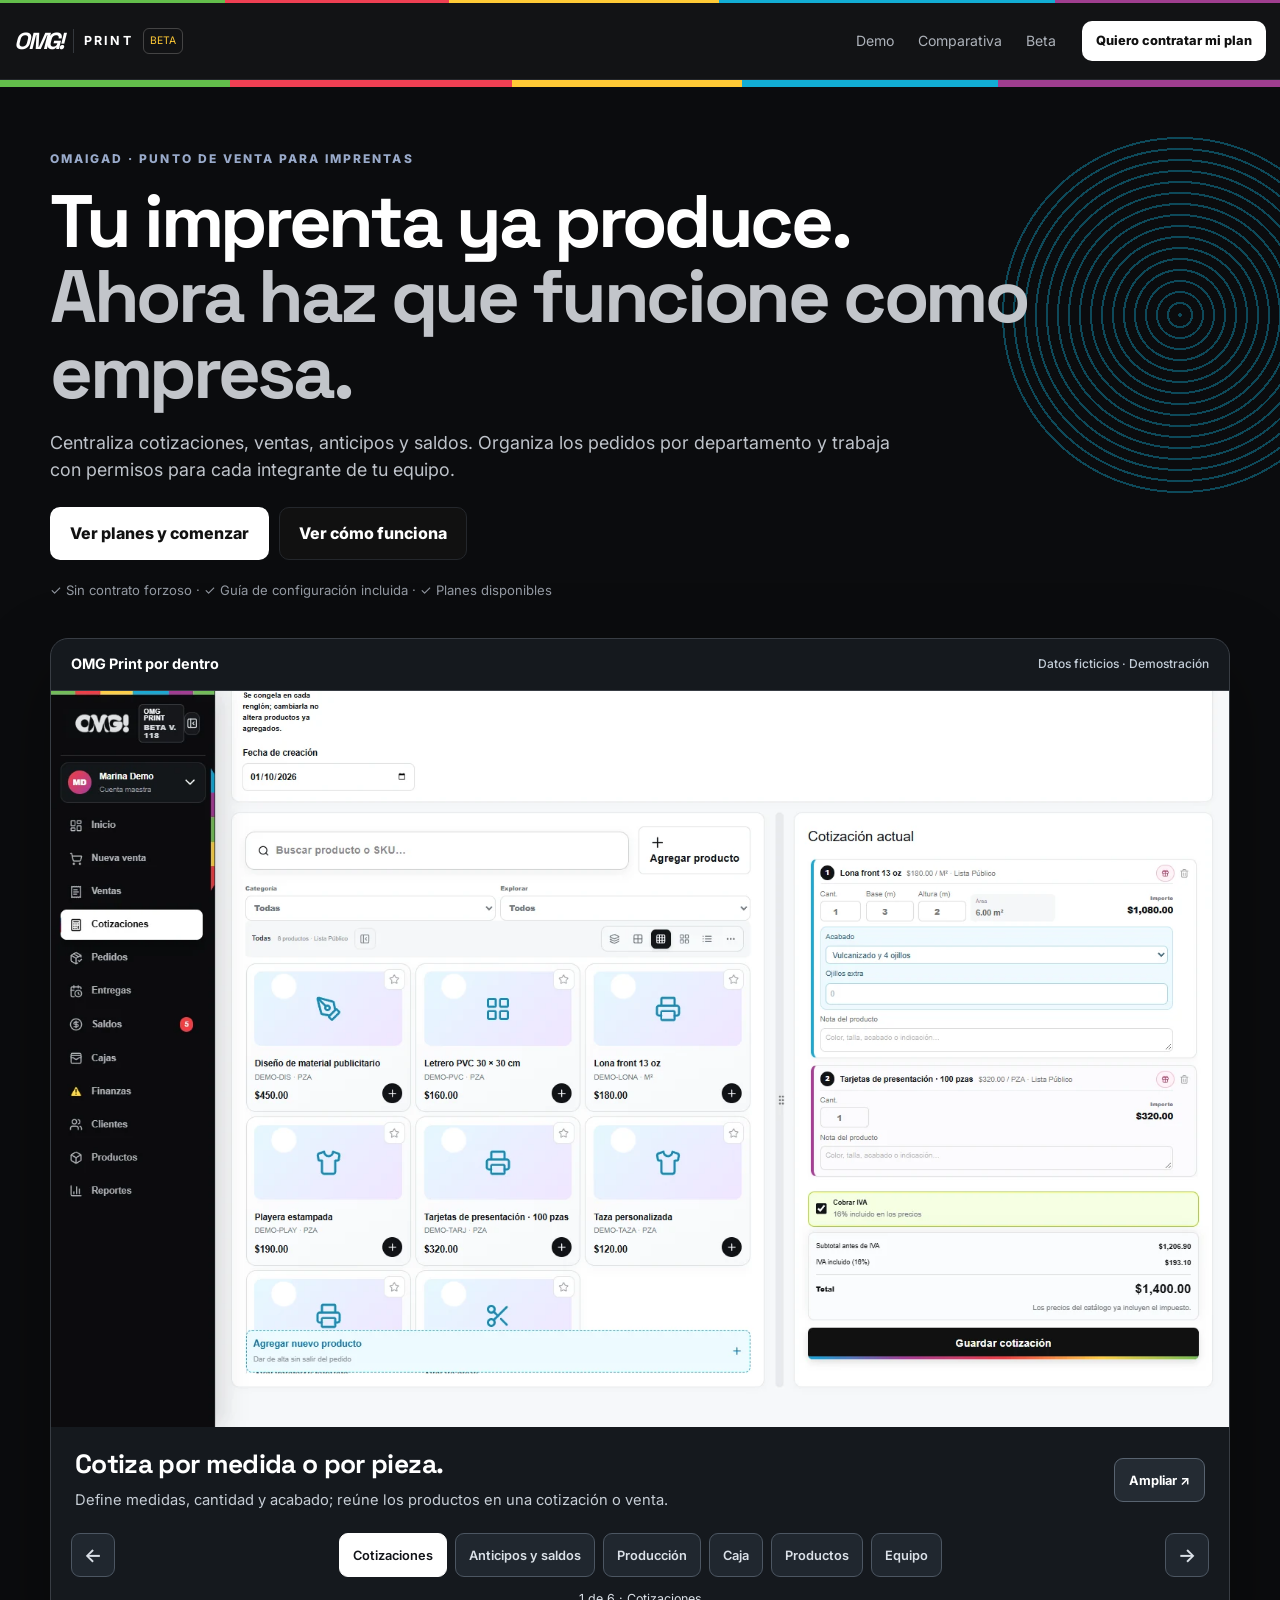
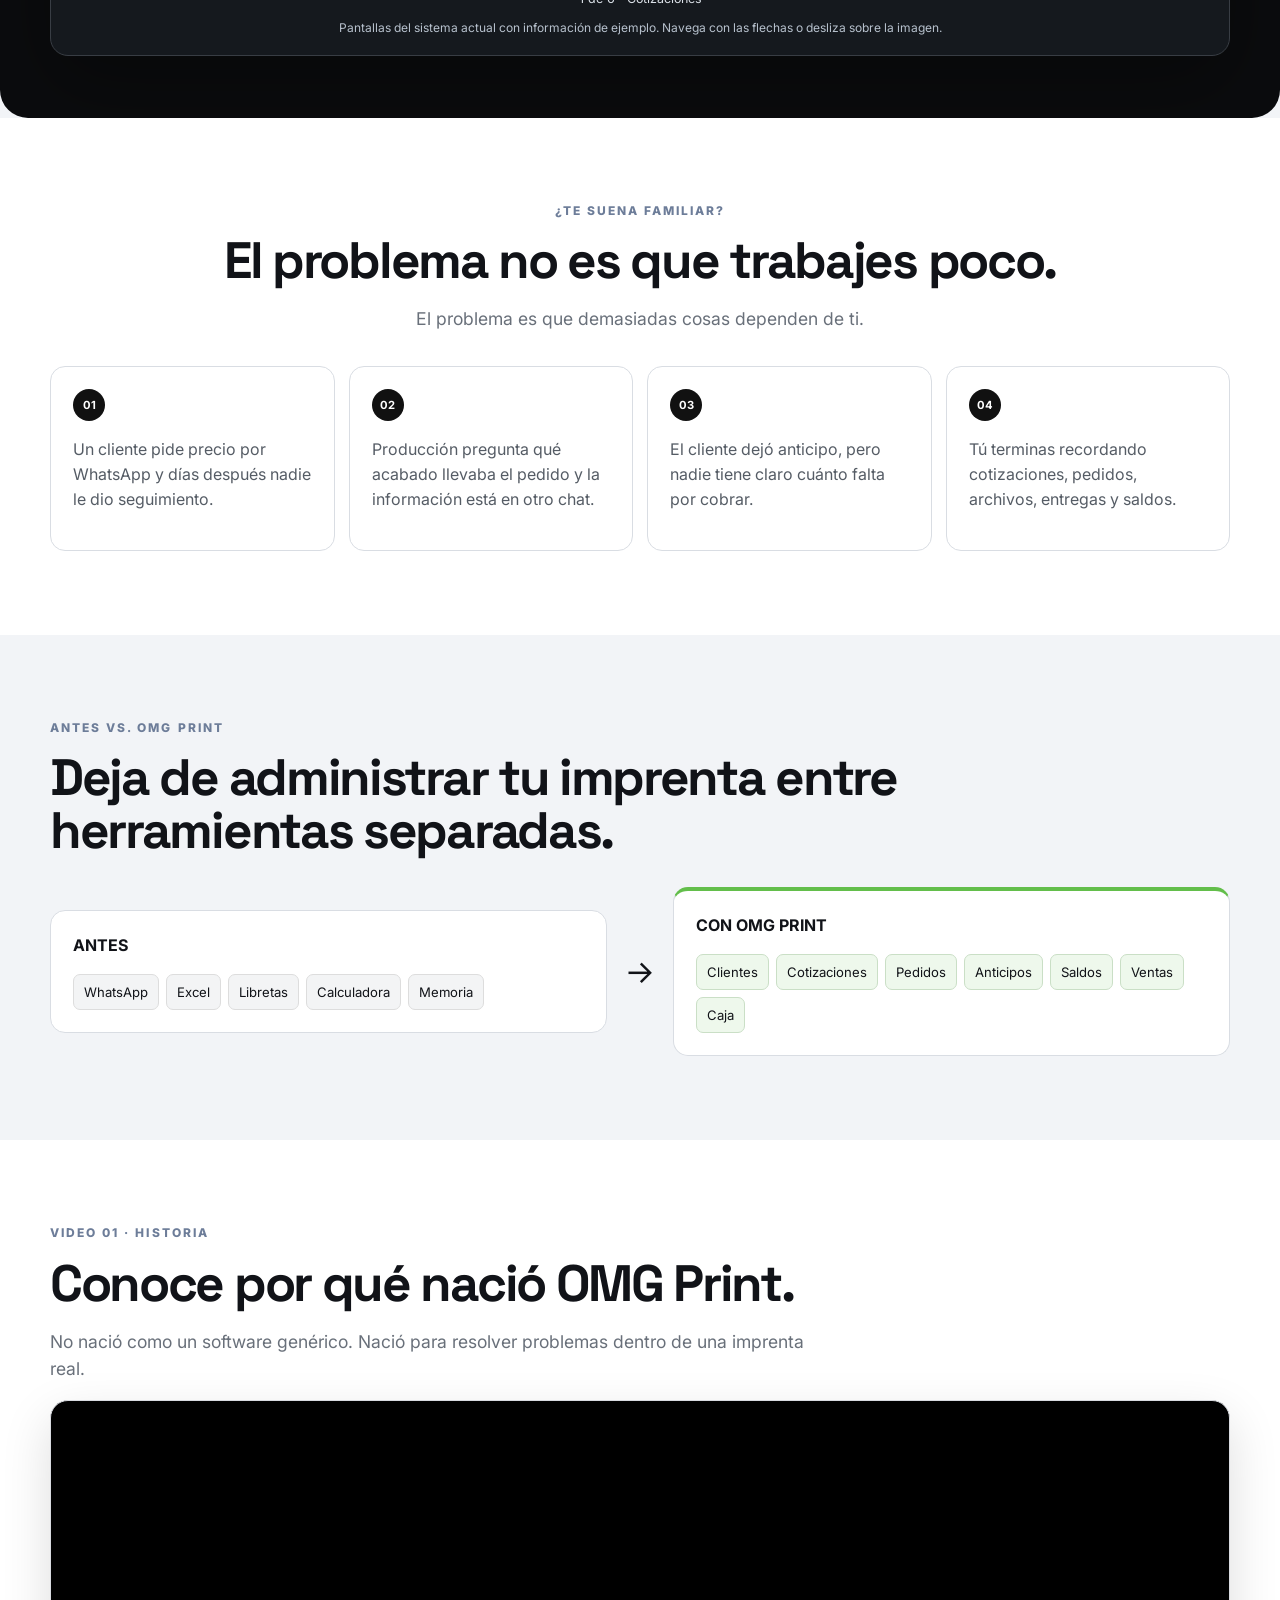
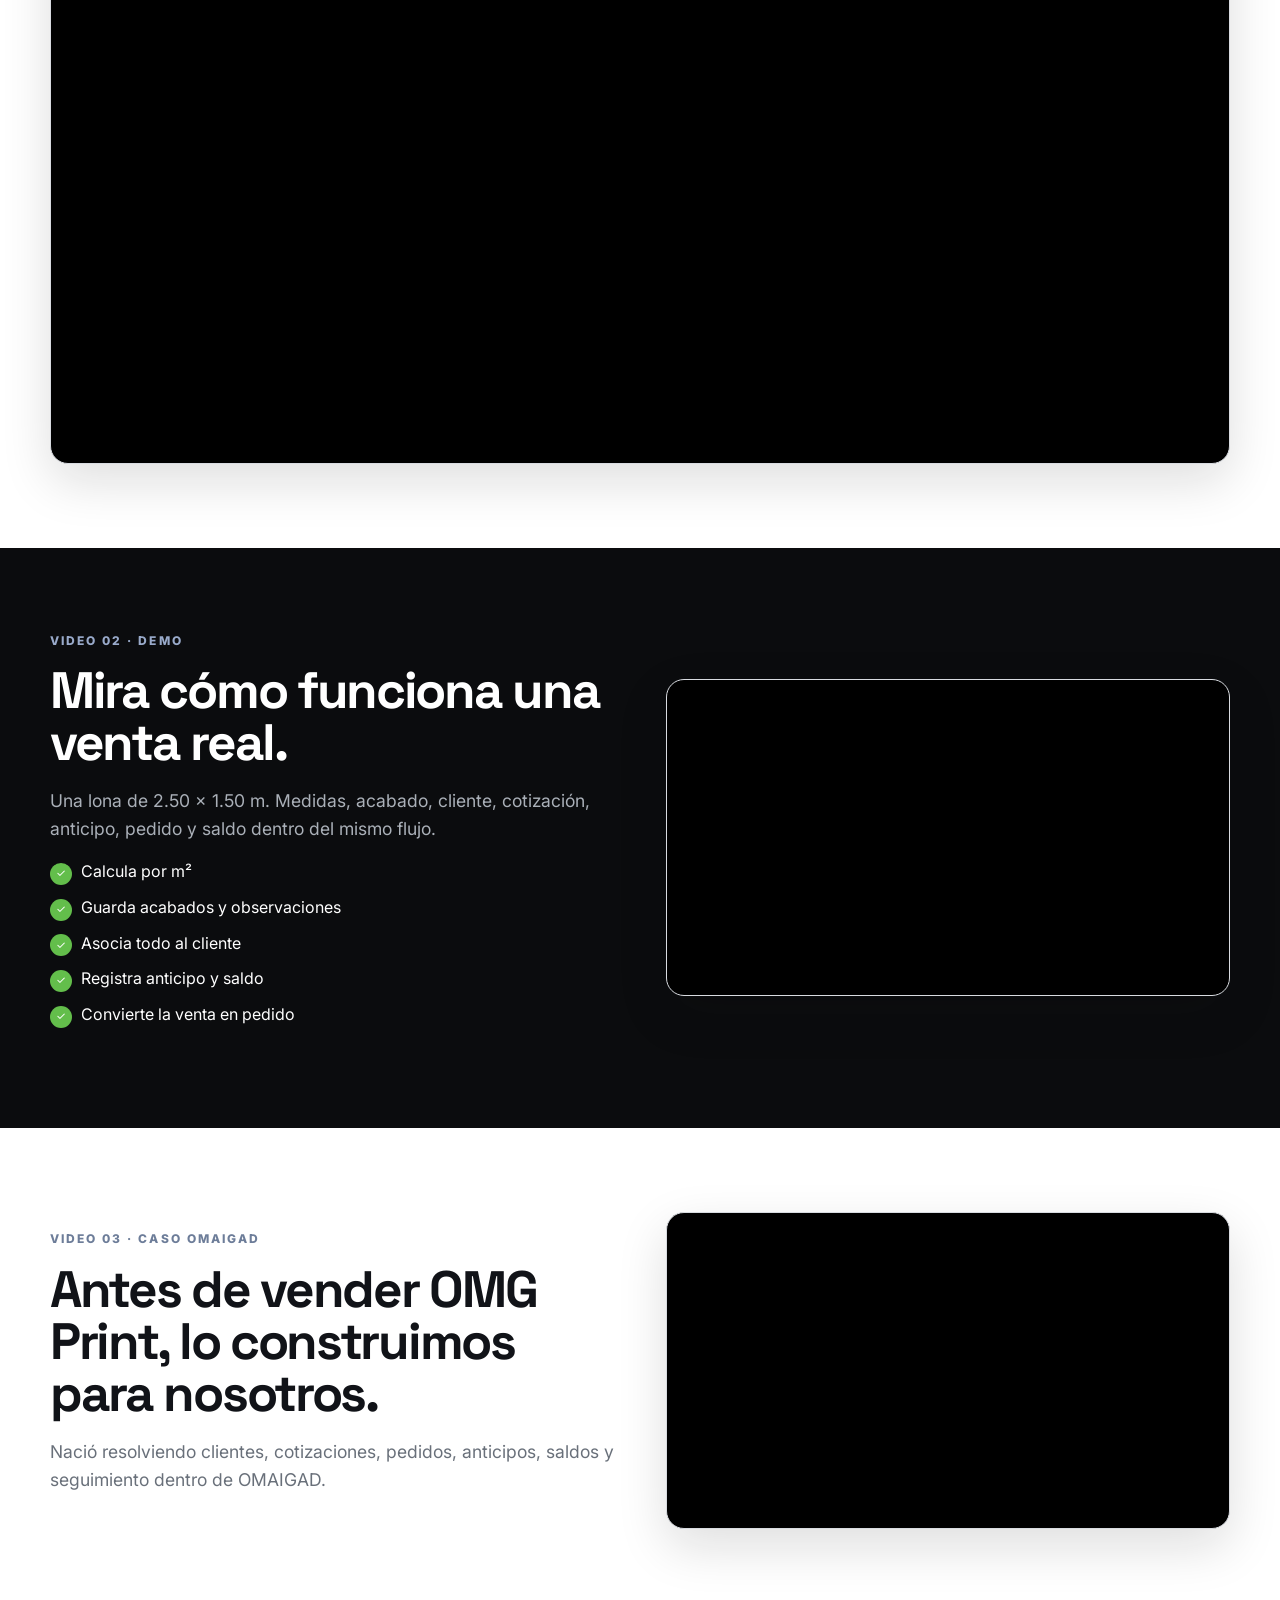
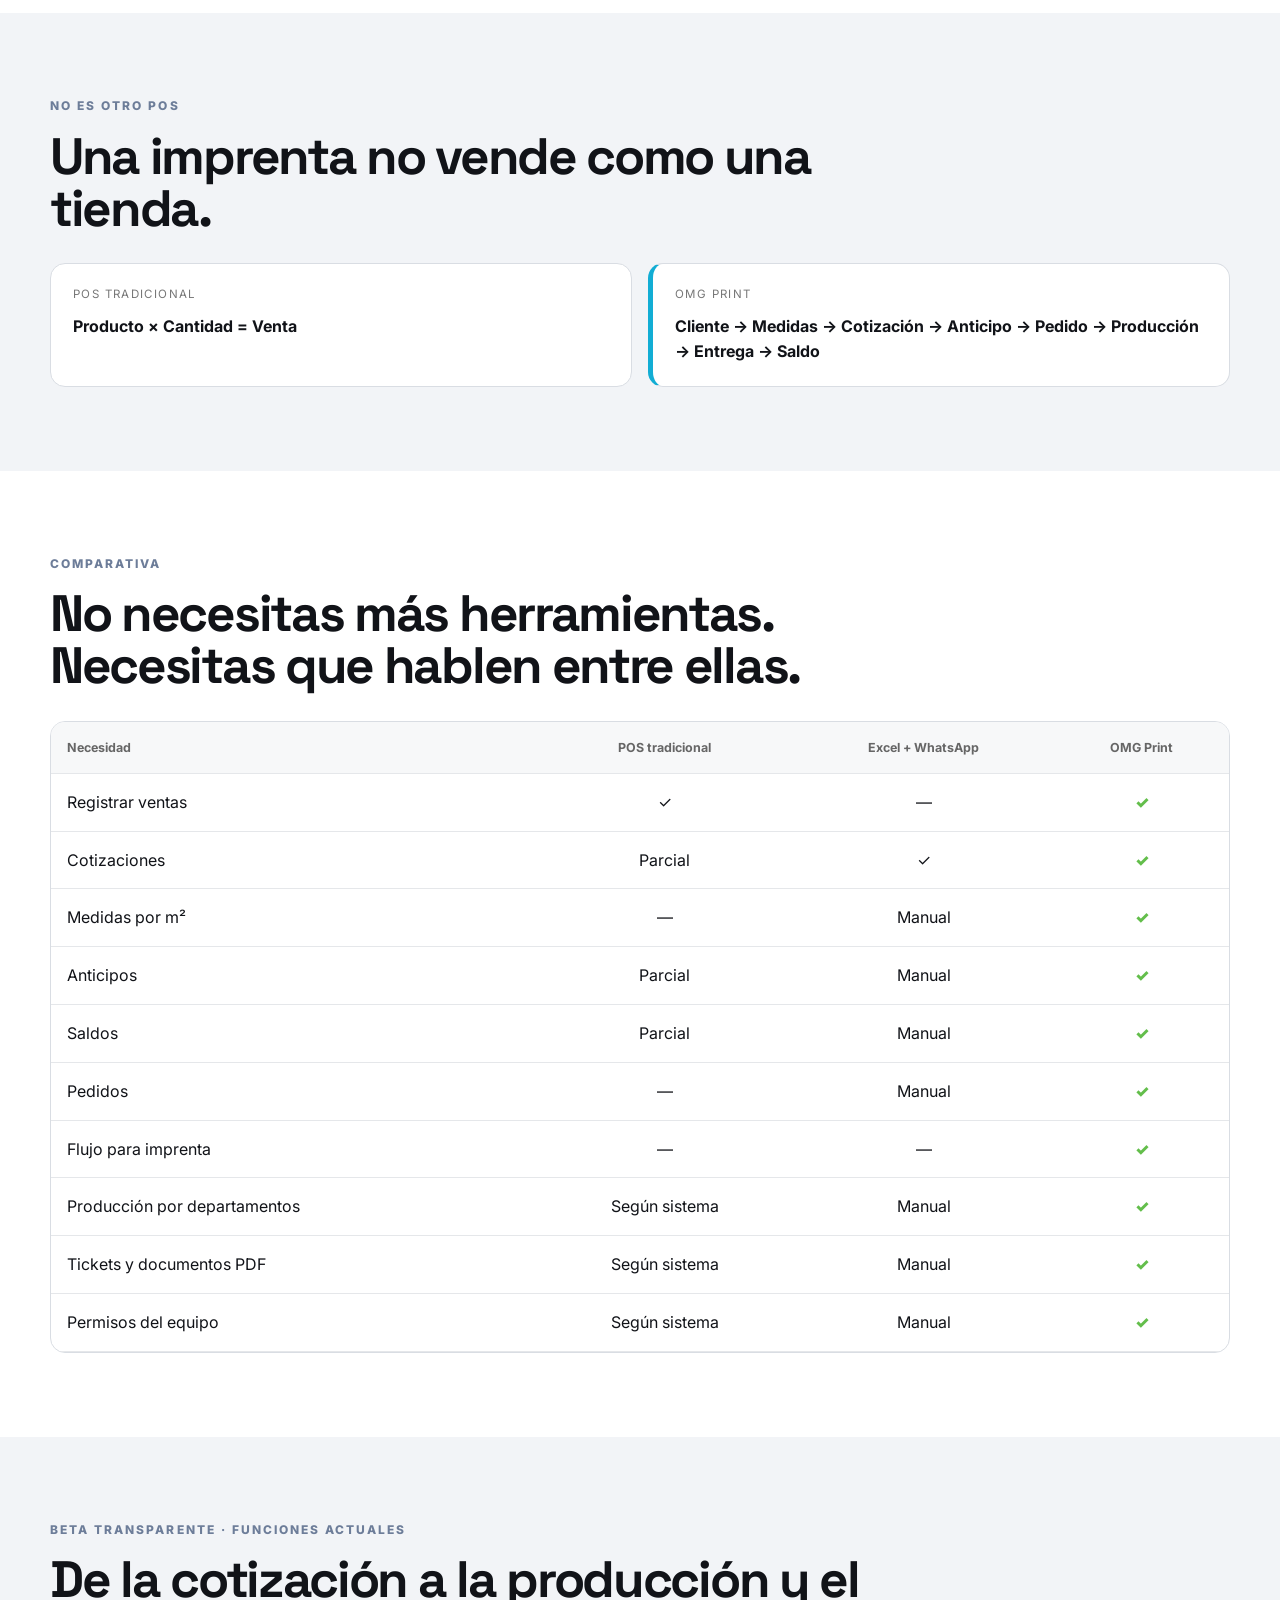
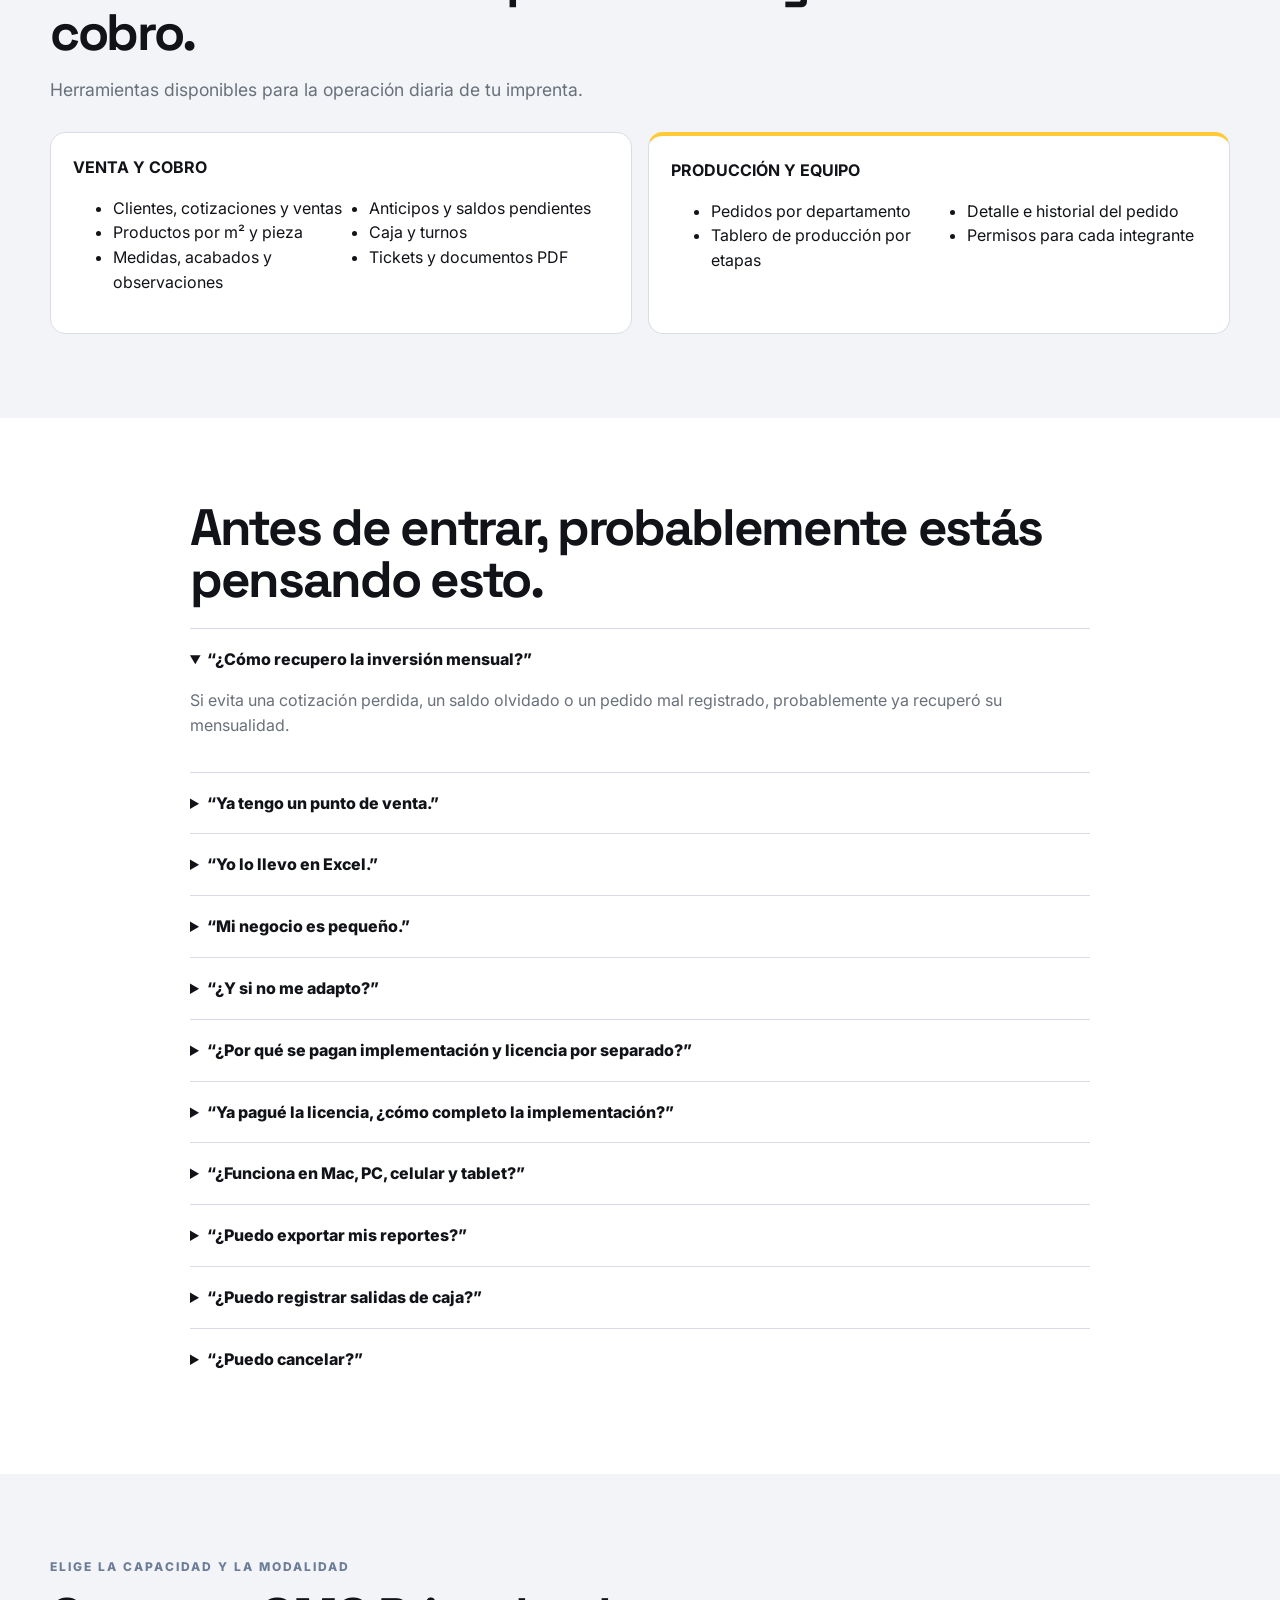
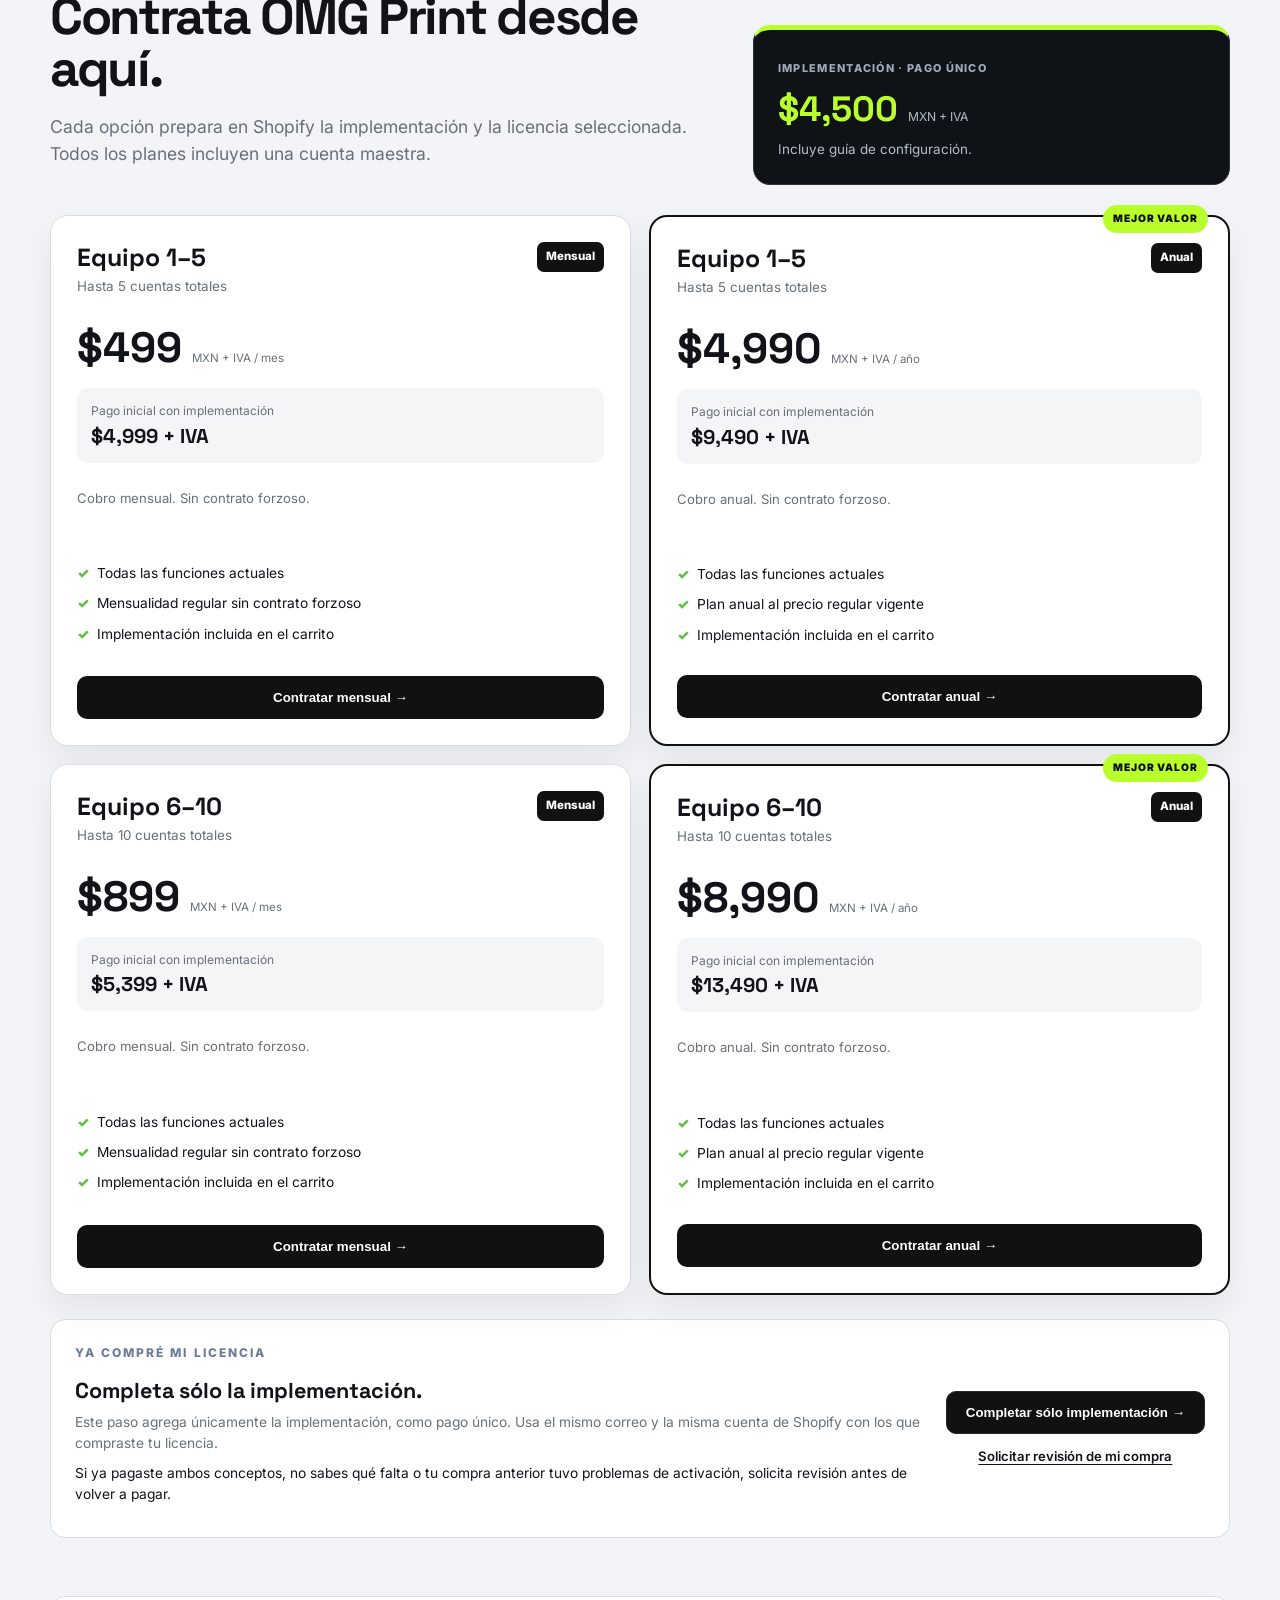
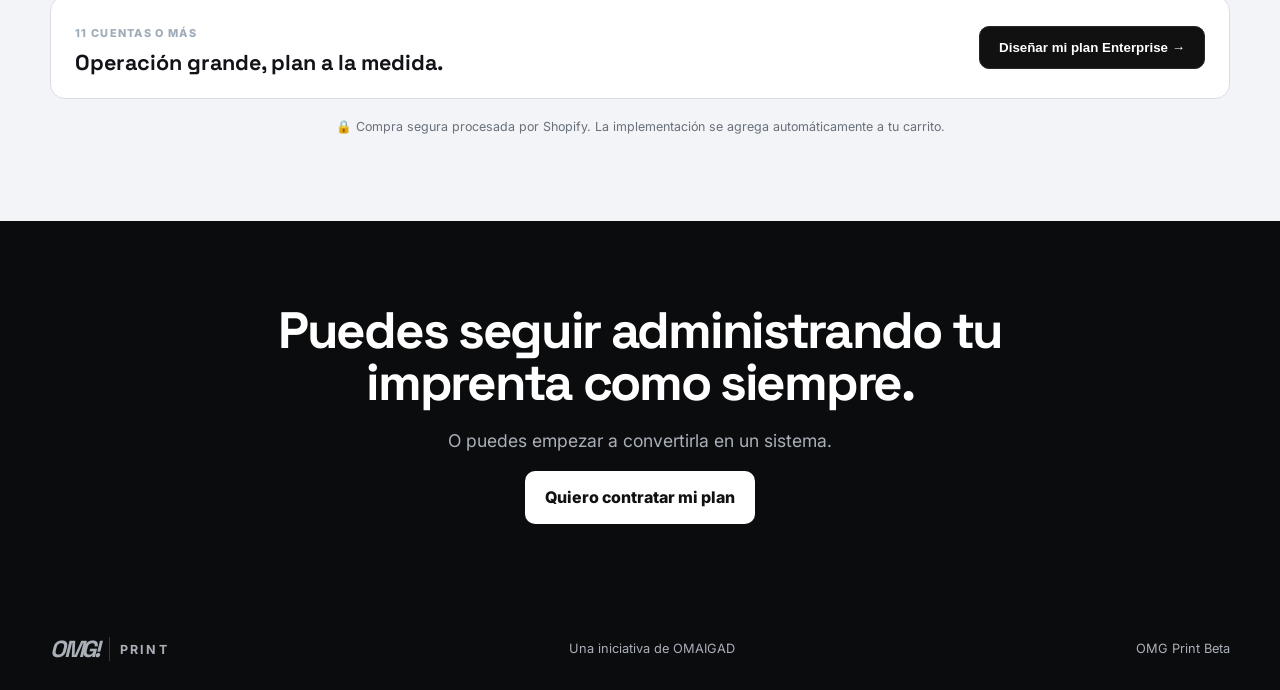
<file: index.html>
<!doctype html><html lang="es"><head><meta charset="utf-8"><meta name="viewport" content="width=device-width,initial-scale=1"><title>OMG Print — Sistema para imprentas</title><meta name="description" content="Centraliza cotizaciones, pedidos, clientes, anticipos, saldos y ventas en un sistema creado desde dentro de una imprenta."><meta name="theme-color" content="#0b0c0e"><link rel="icon" href="favicon.svg?v=2" type="image/svg+xml"><link rel="preconnect" href="https://fonts.googleapis.com"><link rel="preconnect" href="https://fonts.gstatic.com" crossorigin><link href="https://fonts.googleapis.com/css2?family=Inter:wght@400;500;600;700;800&family=Space+Grotesk:wght@600;700&display=swap" rel="stylesheet"><link rel="stylesheet" href="styles.css?v=20261022-normal"></head><body>
<div class="stripe"><i></i><i></i><i></i><i></i><i></i></div>
<header><div class="nav"><a class="brand" href="#top"><b>OMG!</b><span></span><strong>PRINT</strong><em>BETA</em></a><nav><a href="#demo">Demo</a><a href="#comparativa">Comparativa</a><a href="#beta">Beta</a></nav><a class="btn light small" href="#planes">Quiero contratar mi plan</a></div></header>
<main id="top">
<section class="hero"><div class="accent"></div><div class="orbit"></div><div class="wrap hero-grid"><div class="hero-copy"><div class="kicker">OMAIGAD · PUNTO DE VENTA PARA IMPRENTAS</div><h1>Tu imprenta ya produce.<br><span>Ahora haz que funcione como empresa.</span></h1><p>Centraliza cotizaciones, ventas, anticipos y saldos. Organiza los pedidos por departamento y trabaja con permisos para cada integrante de tu equipo.</p><div class="actions"><a class="btn light" href="#planes">Ver planes y comenzar</a><a class="btn darkbtn" href="#demo">Ver cómo funciona</a></div><div class="trust">✓ Sin contrato forzoso · ✓ Guía de configuración incluida · <span>✓ Planes disponibles</span></div></div><section class="screens" aria-label="Pantallas de OMG Print" aria-roledescription="carrusel" data-screen-carousel>
  <div class="screens-top"><span>OMG Print por dentro</span><span class="screen-demo-label">Datos ficticios · Demostración</span></div>
  <div class="screen-viewport" tabindex="0" aria-label="Pantallas del sistema. Usa las flechas izquierda y derecha para navegar."><figure class="screen-slide" id="screen-quote" role="group" aria-roledescription="diapositiva" aria-label="1 de 6: Cotizaciones">
  <div class="screen-image"><img src="assets/screens/quote.webp" width="1600" height="1000" alt="Pantalla de nueva venta de OMG Print con productos, medidas y cotización de ejemplo." fetchpriority="high" decoding="async" draggable="false"></div>
  <figcaption><div><h2>Cotiza por medida o por pieza.</h2><p>Define medidas, cantidad y acabado; reúne los productos en una cotización o venta.</p></div><button class="screen-zoom" type="button" data-screen-zoom aria-label="Ampliar pantalla: Cotizaciones">Ampliar <span aria-hidden="true">↗</span></button></figcaption>
</figure>
<figure class="screen-slide" id="screen-order" role="group" aria-roledescription="diapositiva" aria-label="2 de 6: Anticipos y saldos" hidden>
  <div class="screen-image"><img src="assets/screens/order.webp" width="1600" height="1000" alt="Detalle de un pedido ficticio de OMG Print con anticipo, saldo y opciones de comprobante." loading="lazy" decoding="async" draggable="false"></div>
  <figcaption><div><h2>Cada pedido, con sus importes claros.</h2><p>Consulta el total, los pagos y el saldo pendiente. Genera tickets y documentos PDF desde el pedido.</p></div><button class="screen-zoom" type="button" data-screen-zoom aria-label="Ampliar pantalla: Anticipos y saldos">Ampliar <span aria-hidden="true">↗</span></button></figcaption>
</figure>
<figure class="screen-slide" id="screen-production" role="group" aria-roledescription="diapositiva" aria-label="3 de 6: Producción" hidden>
  <div class="screen-image"><img src="assets/screens/production.webp" width="1600" height="1000" alt="Tablero de producción de OMG Print con pedidos ficticios organizados por departamento y etapa." loading="lazy" decoding="async" draggable="false"></div>
  <figcaption><div><h2>Organiza el trabajo por departamento.</h2><p>Visualiza los pedidos en el tablero de producción y consulta su etapa para coordinar al equipo.</p></div><button class="screen-zoom" type="button" data-screen-zoom aria-label="Ampliar pantalla: Producción">Ampliar <span aria-hidden="true">↗</span></button></figcaption>
</figure>
<figure class="screen-slide" id="screen-cash" role="group" aria-roledescription="diapositiva" aria-label="4 de 6: Caja" hidden>
  <div class="screen-image"><img src="assets/screens/cash.webp" width="1600" height="1000" alt="Pantalla de caja de OMG Print con movimientos y turno de demostración." loading="lazy" decoding="async" draggable="false"></div>
  <figcaption><div><h2>Controla la caja y los turnos.</h2><p>Revisa movimientos, registra entradas y salidas y consulta la apertura y el cierre de cada turno.</p></div><button class="screen-zoom" type="button" data-screen-zoom aria-label="Ampliar pantalla: Caja">Ampliar <span aria-hidden="true">↗</span></button></figcaption>
</figure>
<figure class="screen-slide" id="screen-products" role="group" aria-roledescription="diapositiva" aria-label="5 de 6: Productos" hidden>
  <div class="screen-image"><img src="assets/screens/products.webp" width="1600" height="1000" alt="Catálogo de productos ficticios de OMG Print con precios por metro cuadrado y pieza." loading="lazy" decoding="async" draggable="false"></div>
  <figcaption><div><h2>Un catálogo para lo que imprime tu taller.</h2><p>Configura productos por metro cuadrado o por pieza y utiliza sus precios al cotizar.</p></div><button class="screen-zoom" type="button" data-screen-zoom aria-label="Ampliar pantalla: Productos">Ampliar <span aria-hidden="true">↗</span></button></figcaption>
</figure>
<figure class="screen-slide" id="screen-team" role="group" aria-roledescription="diapositiva" aria-label="6 de 6: Equipo" hidden>
  <div class="screen-image"><img src="assets/screens/team.webp" width="1600" height="1000" alt="Configuración del equipo de OMG Print con usuarios y permisos ficticios." loading="lazy" decoding="async" draggable="false"></div>
  <figcaption><div><h2>Asigna accesos según el trabajo de cada persona.</h2><p>Configura los permisos del equipo para ventas, caja y producción desde la cuenta maestra.</p></div><button class="screen-zoom" type="button" data-screen-zoom aria-label="Ampliar pantalla: Equipo">Ampliar <span aria-hidden="true">↗</span></button></figcaption>
</figure></div>
  <div class="screen-controls"><button class="screen-arrow" type="button" data-screen-prev aria-label="Pantalla anterior"><span aria-hidden="true">←</span></button><div class="screen-options" aria-label="Seleccionar pantalla"><button type="button" data-screen-select="0" aria-controls="screen-quote" aria-pressed="true">Cotizaciones</button><button type="button" data-screen-select="1" aria-controls="screen-order" aria-pressed="false">Anticipos y saldos</button><button type="button" data-screen-select="2" aria-controls="screen-production" aria-pressed="false">Producción</button><button type="button" data-screen-select="3" aria-controls="screen-cash" aria-pressed="false">Caja</button><button type="button" data-screen-select="4" aria-controls="screen-products" aria-pressed="false">Productos</button><button type="button" data-screen-select="5" aria-controls="screen-team" aria-pressed="false">Equipo</button></div><button class="screen-arrow" type="button" data-screen-next aria-label="Pantalla siguiente"><span aria-hidden="true">→</span></button></div>
  <p class="screen-status" aria-live="polite" aria-atomic="true" data-screen-status>1 de 6 · Cotizaciones</p>
  <p class="screens-note">Pantallas del sistema actual con información de ejemplo. Navega con las flechas o desliza sobre la imagen.</p>
</section></div></section>
<section class="section white"><div class="wrap center"><div class="kicker darkk">¿TE SUENA FAMILIAR?</div><h2>El problema no es que trabajes poco.</h2><p class="sub">El problema es que demasiadas cosas dependen de ti.</p><div class="pain"><article><b>01</b><p>Un cliente pide precio por WhatsApp y días después nadie le dio seguimiento.</p></article><article><b>02</b><p>Producción pregunta qué acabado llevaba el pedido y la información está en otro chat.</p></article><article><b>03</b><p>El cliente dejó anticipo, pero nadie tiene claro cuánto falta por cobrar.</p></article><article><b>04</b><p>Tú terminas recordando cotizaciones, pedidos, archivos, entregas y saldos.</p></article></div></div></section>
<section class="section soft"><div class="wrap"><div class="kicker darkk">ANTES VS. OMG PRINT</div><h2>Deja de administrar tu imprenta entre herramientas separadas.</h2><div class="ba"><div class="card"><strong>ANTES</strong><div class="chips"><span>WhatsApp</span><span>Excel</span><span>Libretas</span><span>Calculadora</span><span>Memoria</span></div></div><div class="arrow">→</div><div class="card good"><strong>CON OMG PRINT</strong><div class="chips"><span>Clientes</span><span>Cotizaciones</span><span>Pedidos</span><span>Anticipos</span><span>Saldos</span><span>Ventas</span><span>Caja</span></div></div></div></div></section>
<section id="demo" class="section white"><div class="wrap"><div class="kicker darkk">VIDEO 01 · HISTORIA</div><h2>Conoce por qué nació OMG Print.</h2><p class="sub">No nació como un software genérico. Nació para resolver problemas dentro de una imprenta real.</p><div class="video"><iframe src="https://www.youtube-nocookie.com/embed/rens-NZTPpw?rel=0&modestbranding=1" title="OMG Print — Historia" allowfullscreen></iframe></div></div></section>
<section class="section black"><div class="wrap split"><div><div class="kicker">VIDEO 02 · DEMO</div><h2>Mira cómo funciona una venta real.</h2><p class="sub lightmuted">Una lona de 2.50 × 1.50 m. Medidas, acabado, cliente, cotización, anticipo, pedido y saldo dentro del mismo flujo.</p><ul class="checks"><li>Calcula por m²</li><li>Guarda acabados y observaciones</li><li>Asocia todo al cliente</li><li>Registra anticipo y saldo</li><li>Convierte la venta en pedido</li></ul></div><div class="video"><iframe src="https://www.youtube-nocookie.com/embed/3oGO9H202ag?rel=0&modestbranding=1" title="OMG Print — Demo" allowfullscreen></iframe></div></div></section>
<section class="section white"><div class="wrap split"><div><div class="kicker darkk">VIDEO 03 · CASO OMAIGAD</div><h2>Antes de vender OMG Print, lo construimos para nosotros.</h2><p class="sub">Nació resolviendo clientes, cotizaciones, pedidos, anticipos, saldos y seguimiento dentro de OMAIGAD.</p></div><div class="video"><iframe src="https://www.youtube-nocookie.com/embed/PJ_ioqUcMpk?rel=0&modestbranding=1" title="OMG Print — Caso OMAIGAD" allowfullscreen></iframe></div></div></section>
<section class="section soft"><div class="wrap"><div class="kicker darkk">NO ES OTRO POS</div><h2>Una imprenta no vende como una tienda.</h2><div class="flows"><div class="card"><small>POS TRADICIONAL</small><strong>Producto × Cantidad = Venta</strong></div><div class="card cyan"><small>OMG PRINT</small><strong>Cliente → Medidas → Cotización → Anticipo → Pedido → Producción → Entrega → Saldo</strong></div></div></div></section>
<section id="comparativa" class="section white"><div class="wrap"><div class="kicker darkk">COMPARATIVA</div><h2>No necesitas más herramientas. Necesitas que hablen entre ellas.</h2><div class="tablewrap"><table><thead><tr><th>Necesidad</th><th>POS tradicional</th><th>Excel + WhatsApp</th><th>OMG Print</th></tr></thead><tbody><tr><td>Registrar ventas</td><td>✓</td><td>—</td><td class="yes">✓</td></tr><tr><td>Cotizaciones</td><td>Parcial</td><td>✓</td><td class="yes">✓</td></tr><tr><td>Medidas por m²</td><td>—</td><td>Manual</td><td class="yes">✓</td></tr><tr><td>Anticipos</td><td>Parcial</td><td>Manual</td><td class="yes">✓</td></tr><tr><td>Saldos</td><td>Parcial</td><td>Manual</td><td class="yes">✓</td></tr><tr><td>Pedidos</td><td>—</td><td>Manual</td><td class="yes">✓</td></tr><tr><td>Flujo para imprenta</td><td>—</td><td>—</td><td class="yes">✓</td></tr><tr><td>Producción por departamentos</td><td>Según sistema</td><td>Manual</td><td class="yes">✓</td></tr><tr><td>Tickets y documentos PDF</td><td>Según sistema</td><td>Manual</td><td class="yes">✓</td></tr><tr><td>Permisos del equipo</td><td>Según sistema</td><td>Manual</td><td class="yes">✓</td></tr></tbody></table></div></div></section>
<section id="beta" class="section soft"><div class="wrap"><div class="kicker darkk">BETA TRANSPARENTE · FUNCIONES ACTUALES</div><h2>De la cotización a la producción y el cobro.</h2><p class="sub">Herramientas disponibles para la operación diaria de tu imprenta.</p><div class="road"><div class="card"><strong>VENTA Y COBRO</strong><ul><li>Clientes, cotizaciones y ventas</li><li>Productos por m² y pieza</li><li>Medidas, acabados y observaciones</li><li>Anticipos y saldos pendientes</li><li>Caja y turnos</li><li>Tickets y documentos PDF</li></ul></div><div class="card yellow"><strong>PRODUCCIÓN Y EQUIPO</strong><ul><li>Pedidos por departamento</li><li>Tablero de producción por etapas</li><li>Detalle e historial del pedido</li><li>Permisos para cada integrante</li></ul></div></div></div></section>
<section class="section white"><div class="wrap faq"><h2>Antes de entrar, probablemente estás pensando esto.</h2><details open><summary>“¿Cómo recupero la inversión mensual?”</summary><p>Si evita una cotización perdida, un saldo olvidado o un pedido mal registrado, probablemente ya recuperó su mensualidad.</p></details><details><summary>“Ya tengo un punto de venta.”</summary><p>Si solo necesitas cobrar productos, quizá no necesites cambiarlo. OMG Print tiene sentido cuando además quieres controlar cotizaciones, medidas, pedidos, anticipos y saldos.</p></details><details><summary>“Yo lo llevo en Excel.”</summary><p>Excel funciona muy bien. El problema aparece cuando la información de clientes, caja, pedidos y empleados queda repartida entre Excel, WhatsApp y otras herramientas.</p></details><details><summary>“Mi negocio es pequeño.”</summary><p>Precisamente. Cuando el equipo es pequeño, cada hora del dueño importa más.</p></details><details><summary>“¿Y si no me adapto?”</summary><p>La implementación incluye una guía de configuración para preparar correctamente tu empresa y sus accesos.</p></details><details><summary>“¿Por qué se pagan implementación y licencia por separado?”</summary><p>La implementación es un pago único inicial. La licencia es la suscripción de tu plan y se renueva con la periodicidad elegida. Antes de pagar, revisa el desglose de ambos conceptos, el total inicial y las siguientes renovaciones.</p></details><details><summary>“Ya pagué la licencia, ¿cómo completo la implementación?”</summary><p>Si sólo te falta ese pago, <a class="setup-recovery-link" href="#completar-implementacion">completa únicamente la implementación</a> con el mismo correo y la misma cuenta de Shopify de tu licencia. Si ya pagaste ambos conceptos, no sabes qué falta o tu compra anterior tuvo problemas de activación, solicita revisión antes de volver a pagar.</p></details><details><summary>“¿Funciona en Mac, PC, celular y tablet?”</summary><p>Sí. Puedes usar OMG Print en línea desde el navegador de una Mac, PC, celular o tablet, con conexión a internet. Al entrar a la misma empresa trabajas con sus mismos datos; las acciones disponibles dependen del rol y los permisos de cada usuario.</p></details><details><summary>“¿Puedo exportar mis reportes?”</summary><p>Sí. Puedes exportar reportes en Excel (.xlsx) y PDF, según el rol y los permisos de exportación de tu cuenta.</p></details><details><summary>“¿Puedo registrar salidas de caja?”</summary><p>Sí. Puedes registrar salidas manuales con concepto e importe en una caja autorizada, siempre que haya un turno abierto, permisos y saldo suficiente. Esta función registra movimientos del turno de caja. No incluye un módulo completo de egresos desde cualquier cuenta empresarial, nómina ni contabilidad.</p></details><details><summary>“¿Puedo cancelar?”</summary><p>Sí. No hay permanencia forzosa.</p></details></div></section>
<section id="planes" class="section soft plans-section"><div class="wrap"><div class="plans-heading"><div><div class="kicker darkk">ELIGE LA CAPACIDAD Y LA MODALIDAD</div><h2>Contrata OMG Print desde aquí.</h2><p class="sub">Cada opción prepara en Shopify la implementación y la licencia seleccionada. Todos los planes incluyen una cuenta maestra.</p></div><div class="setup-summary"><small>IMPLEMENTACIÓN · PAGO ÚNICO</small><div><strong id="setupCurrent">$4,500</strong><span>MXN + IVA</span></div><p>Incluye guía de configuración.</p></div></div>
<div class="plans-grid">
<article class="plan-card"><div class="plan-top"><div><h3>Equipo 1–5</h3><p>Hasta 5 cuentas totales</p></div><em>Mensual</em></div><div class="plan-price"><strong data-plan-price>$499</strong><span>MXN + IVA / mes</span></div><div class="plan-total"><span>Pago inicial con implementación</span><b data-plan-total>$4,999 + IVA</b></div><p class="plan-note">Cobro mensual. Sin contrato forzoso.</p><ul><li>Todas las funciones actuales</li><li>Mensualidad regular sin contrato forzoso</li><li>Implementación incluida en el carrito</li></ul><button class="btn plan-button" type="button" data-plan="basic-monthly">Contratar mensual →</button></article>
<article class="plan-card featured"><span class="plan-badge">MEJOR VALOR</span><div class="plan-top"><div><h3>Equipo 1–5</h3><p>Hasta 5 cuentas totales</p></div><em>Anual</em></div><div class="plan-price"><strong data-plan-price>$4,990</strong><span>MXN + IVA / año</span></div><div class="plan-total"><span>Pago inicial con implementación</span><b data-plan-total>$9,490 + IVA</b></div><p class="plan-note">Cobro anual. Sin contrato forzoso.</p><ul><li>Todas las funciones actuales</li><li>Plan anual al precio regular vigente</li><li>Implementación incluida en el carrito</li></ul><button class="btn plan-button" type="button" data-plan="basic-annual">Contratar anual →</button></article>
<article class="plan-card"><div class="plan-top"><div><h3>Equipo 6–10</h3><p>Hasta 10 cuentas totales</p></div><em>Mensual</em></div><div class="plan-price"><strong data-plan-price>$899</strong><span>MXN + IVA / mes</span></div><div class="plan-total"><span>Pago inicial con implementación</span><b data-plan-total>$5,399 + IVA</b></div><p class="plan-note">Cobro mensual. Sin contrato forzoso.</p><ul><li>Todas las funciones actuales</li><li>Mensualidad regular sin contrato forzoso</li><li>Implementación incluida en el carrito</li></ul><button class="btn plan-button" type="button" data-plan="team-monthly">Contratar mensual →</button></article>
<article class="plan-card featured"><span class="plan-badge">MEJOR VALOR</span><div class="plan-top"><div><h3>Equipo 6–10</h3><p>Hasta 10 cuentas totales</p></div><em>Anual</em></div><div class="plan-price"><strong data-plan-price>$8,990</strong><span>MXN + IVA / año</span></div><div class="plan-total"><span>Pago inicial con implementación</span><b data-plan-total>$13,490 + IVA</b></div><p class="plan-note">Cobro anual. Sin contrato forzoso.</p><ul><li>Todas las funciones actuales</li><li>Plan anual al precio regular vigente</li><li>Implementación incluida en el carrito</li></ul><button class="btn plan-button" type="button" data-plan="team-annual">Contratar anual →</button></article>
</div>
<aside id="completar-implementacion" class="setup-recovery" aria-labelledby="setupRecoveryTitle"><div><div class="kicker darkk">YA COMPRÉ MI LICENCIA</div><h3 id="setupRecoveryTitle">Completa sólo la implementación.</h3><p>Este paso agrega únicamente la implementación, como pago único. Usa el mismo correo y la misma cuenta de Shopify con los que compraste tu licencia.</p><p class="setup-recovery-caution">Si ya pagaste ambos conceptos, no sabes qué falta o tu compra anterior tuvo problemas de activación, solicita revisión antes de volver a pagar.</p></div><div class="setup-recovery-actions"><button class="btn darkbtn" type="button" data-plan="implementation-only">Completar sólo implementación →</button><a class="setup-recovery-link" href="mailto:Orlandohsanchez@gmail.com?subject=Revisi%C3%B3n%20de%20compra%20OMG%20Print">Solicitar revisión de mi compra</a></div></aside>
<p id="checkoutError" class="checkout-error" role="alert"></p><div class="custom-plan"><div><small>11 CUENTAS O MÁS</small><h3>Operación grande, plan a la medida.</h3></div><button class="btn darkbtn" type="button" id="openEnterpriseForm">Diseñar mi plan Enterprise →</button></div><p class="secure-note">🔒 Compra segura procesada por Shopify. La implementación se agrega automáticamente a tu carrito.</p></div></section>
<section class="section black center"><div class="wrap"><h2>Puedes seguir administrando tu imprenta como siempre.</h2><p class="sub lightmuted">O puedes empezar a convertirla en un sistema.</p><a class="btn light" href="#planes">Quiero contratar mi plan</a></div></section>
</main>
<dialog class="checkout-summary" id="checkoutSummary" aria-labelledby="checkoutPlan">
  <div class="kicker darkk">TU CONTRATACIÓN</div><h2 id="checkoutPlan"></h2>
  <dl><div><dt>Implementación · pago único</dt><dd id="checkoutSetup"></dd></div><div id="checkoutLicenseRow"><dt>Licencia · modalidad seleccionada</dt><dd id="checkoutLicense"></dd></div><div class="checkout-total"><dt>Subtotal antes de IVA</dt><dd id="checkoutSubtotal"></dd></div></dl>
  <p id="checkoutTerms">La implementación se paga una sola vez. Tu licencia se renueva según la modalidad elegida. Shopify confirma los impuestos y el total final antes de pagar.</p>
  <p id="checkoutSummaryError" class="checkout-error" role="alert"></p>
  <div class="actions"><button class="btn darkbtn" id="continueCheckout" type="button">Continuar a Shopify →</button><button class="btn ghost" id="closeCheckoutSummary" type="button">Volver</button></div>
</dialog>
<div class="enterprise-modal" id="enterpriseModal" aria-hidden="true" role="dialog" aria-modal="true" aria-labelledby="enterpriseTitle">
  <div class="enterprise-backdrop" data-close-enterprise></div>
  <section class="enterprise-panel">
    <button class="enterprise-close" type="button" aria-label="Cerrar" data-close-enterprise>×</button>
    <div class="enterprise-head">
      <div class="kicker darkk">OMG PRINT ENTERPRISE</div>
      <h2 id="enterpriseTitle">Diseñemos la implementación para tu operación.</h2>
      <p>Cuéntanos lo esencial. Te contactaremos con una propuesta de implementación a la medida.</p>
      <div class="enterprise-progress" aria-label="Progreso del formulario"><span class="active"></span><span></span><span></span><span></span></div>
    </div>
    <form id="enterpriseForm" action="https://formsubmit.co/Orlandohsanchez@gmail.com" method="POST">
      <input type="hidden" name="_subject" value="Nueva solicitud — OMG Print Enterprise">
      <input type="hidden" name="_template" value="table">
      <input type="hidden" name="_captcha" value="false">
      <input type="hidden" name="_next" value="https://print.omaigad.com.mx/enterprise-gracias.html">
      <fieldset class="enterprise-step active" data-step="1">
        <legend>1. Tu negocio</legend>
        <div class="enterprise-grid">
          <label>Tu nombre<input name="nombre" autocomplete="name" required minlength="2" placeholder="Nombre y apellido"></label>
          <label>Nombre de tu imprenta<input name="empresa" autocomplete="organization" required minlength="2" placeholder="Ej. Impresiones del Centro"></label>
          <label>País<select name="pais" id="enterpriseCountry" required><option value="México" data-code="+52">México</option><option value="Colombia" data-code="+57">Colombia</option><option value="Ecuador" data-code="+593">Ecuador</option><option value="Guatemala" data-code="+502">Guatemala</option><option value="El Salvador" data-code="+503">El Salvador</option><option value="Honduras" data-code="+504">Honduras</option><option value="Nicaragua" data-code="+505">Nicaragua</option><option value="Perú" data-code="+51">Perú</option><option value="Venezuela" data-code="+58">Venezuela</option><option value="Bolivia" data-code="+591">Bolivia</option><option value="Chile" data-code="+56">Chile</option><option value="Otro" data-code="">Otro / especificar</option></select></label>
          <label class="custom-field" data-custom-for="pais">Especifica tu país<input name="pais_otro" placeholder="Escribe tu país"></label>
          <label>WhatsApp<div class="phone-input"><input name="codigo_pais" id="enterpriseCountryCode" inputmode="numeric" required value="+52" aria-label="Código de país"><input name="telefono" inputmode="tel" autocomplete="tel" required minlength="7" maxlength="15" placeholder="Número"></div></label>
          <label class="wide">Correo de trabajo<input name="email" type="email" autocomplete="email" required placeholder="tu@empresa.com"></label>
        </div>
      </fieldset>
      <fieldset class="enterprise-step" data-step="2">
        <legend>2. Tamaño de tu operación</legend>
        <div class="enterprise-grid">
          <label>¿Cuántas cuentas necesitas?<select name="usuarios" required><option value="" selected disabled>Selecciona una opción</option><option value="11">11–15</option><option value="16">16–25</option><option value="26">26–50</option><option value="51">51–100</option><option value="101">Más de 100</option><option value="Otro">Otro / especificar</option></select></label>
          <label class="custom-field" data-custom-for="usuarios">Especifica las cuentas<input name="usuarios_otro" placeholder="Ej. 8 hoy y 30 en seis meses"></label>
          <label>¿Cuántas sucursales operas?<select name="sucursales" required><option value="" selected disabled>Selecciona una opción</option><option value="1">1 sucursal</option><option value="2">2–3 sucursales</option><option value="4">4–10 sucursales</option><option value="11">Más de 10 sucursales</option><option value="Otro">Otro / especificar</option></select></label>
          <label class="custom-field" data-custom-for="sucursales">Especifica las sucursales<input name="sucursales_otro" placeholder="Ej. Taller y puntos de venta"></label>
          <label class="wide">Pedidos aproximados por mes<select name="pedidos_mensuales" required><option value="" selected disabled>Selecciona una opción</option><option value="Menos de 100">Menos de 100</option><option value="100–300">100–300</option><option value="301–1,000">301–1,000</option><option value="Más de 1,000">Más de 1,000</option><option value="Otro">Otro / especificar</option></select></label>
          <label class="wide custom-field" data-custom-for="pedidos_mensuales">Especifica tu volumen<input name="pedidos_mensuales_otro" placeholder="Ej. 80 normales y 2,000 en temporada"></label>
        </div>
      </fieldset>
      <fieldset class="enterprise-step" data-step="3">
        <legend>3. Lo que necesitas resolver</legend>
        <p class="field-help">Selecciona todo lo que aplique.</p>
        <div class="choice-grid" data-choice-group="necesidades">
          <label><input type="checkbox" name="necesidades" value="Cotizaciones y ventas">Cotizaciones y ventas</label><label><input type="checkbox" name="necesidades" value="Pedidos y producción">Pedidos y producción</label><label><input type="checkbox" name="necesidades" value="Entregas y saldos">Entregas y saldos</label><label><input type="checkbox" name="necesidades" value="Caja y reportes">Caja y reportes</label><label><input type="checkbox" name="necesidades" value="Multi-sucursal">Multi-sucursal</label><label><input type="checkbox" name="necesidades" value="Roles y permisos">Roles y permisos</label><label><input type="checkbox" id="otraNecesidad" name="necesidades" value="Otra necesidad">Otra necesidad</label>
        </div>
        <label class="custom-field block-label" data-custom-for="otra_necesidad">Describe esa otra necesidad<input name="necesidades_otras" placeholder="¿Qué proceso necesitas resolver?"></label>
        <label class="block-label">¿Qué integraciones te interesan?<input name="integraciones_texto" placeholder="Ej. Shopify, WhatsApp, facturación, ninguna por ahora"></label>
        <label class="block-label">Cuéntanos qué quieres mejorar<textarea name="detalle" rows="4" required minlength="12" placeholder="Describe brevemente el reto o proceso que necesitas resolver."></textarea></label>
      </fieldset>
      <fieldset class="enterprise-step" data-step="4">
        <legend>4. Preparar tu propuesta</legend>
        <div class="enterprise-grid">
          <label>¿Cuándo te gustaría iniciar?<select name="inicio" required><option value="" selected disabled>Selecciona una opción</option><option>Este mes</option><option>En 1–3 meses</option><option>Más adelante</option><option>Aún lo estoy evaluando</option><option value="Otro">Otro / especificar</option></select></label>
          <label class="custom-field" data-custom-for="inicio">Especifica la fecha<input name="inicio_otro" placeholder="Ej. Después de temporada alta"></label>
          <label>Inversión estimada para implementación <span class="optional">Opcional</span><select name="inversion"><option value="">Prefiero conversarlo</option><option>Hasta $10,000 MXN</option><option>$10,000–$25,000 MXN</option><option>$25,000–$50,000 MXN</option><option>Más de $50,000 MXN</option><option value="Otro">Otro / especificar</option></select></label>
          <label class="custom-field" data-custom-for="inversion">Especifica la inversión<input name="inversion_otro" placeholder="Comparte un rango o contexto"></label>
        </div>
        <label class="consent required"><input type="checkbox" name="acepta_aviso_privacidad" required> <span><b>Obligatorio:</b> he leído y acepto el tratamiento de mis datos para elaborar esta propuesta conforme al <a href="https://tienda.omaigad.com.mx/policies/privacy-policy" target="_blank" rel="noopener">Aviso de Privacidad</a>.</span></label>
        <label class="consent"><input type="checkbox" name="consentimiento_email"> Sí, deseo recibir por correo novedades y promociones de OMG Print. Puedo cancelar en cualquier momento.</label>
        <label class="consent"><input type="checkbox" name="consentimiento_whatsapp"> Sí, autorizo a Omaigad y OMG Print a enviarme por WhatsApp información, novedades, promociones y recordatorios relacionados con OMG Print. Puedo retirar mi consentimiento respondiendo BAJA.</label>
      </fieldset>
      <div class="enterprise-actions"><button class="btn ghost" type="button" id="enterpriseBack">← Atrás</button><button class="btn darkbtn" type="button" id="enterpriseNext">Continuar →</button><button class="btn darkbtn" type="submit" id="enterpriseSubmit">Solicitar propuesta Enterprise →</button></div>
      <p id="enterpriseError" class="form-error" role="alert"></p>
    </form>
    <div class="enterprise-success" id="enterpriseSuccess" hidden><div class="success-check">✓</div><h2>Solicitud recibida.</h2><p>Analizaremos la operación de tu imprenta y te contactaremos para preparar una propuesta Enterprise a tu medida.</p><button class="btn darkbtn" type="button" data-close-enterprise>Volver a la página</button></div>
  </section>
</div>
<footer><div class="wrap foot"><div class="brand"><b>OMG!</b><span></span><strong>PRINT</strong></div><span>Una iniciativa de OMAIGAD</span><span>OMG Print Beta</span></div></footer><script src="script.js?v=20261022-normal"></script><dialog class="screen-dialog" id="screenDialog" aria-labelledby="screenDialogTitle"><div class="screen-dialog-head"><h2 id="screenDialogTitle">Pantalla de OMG Print</h2><button type="button" class="screen-arrow" data-screen-close aria-label="Cerrar pantalla ampliada">×</button></div><p>Demostración con datos ficticios. Desplázate para ver la pantalla completa.</p><div class="screen-dialog-image" tabindex="0" role="region" aria-label="Pantalla ampliada. Usa las flechas para desplazarte por la imagen."><img width="1600" height="1000" alt=""></div></dialog><script src="screen-carousel.js?v=20261001"></script></body></html>
</file>
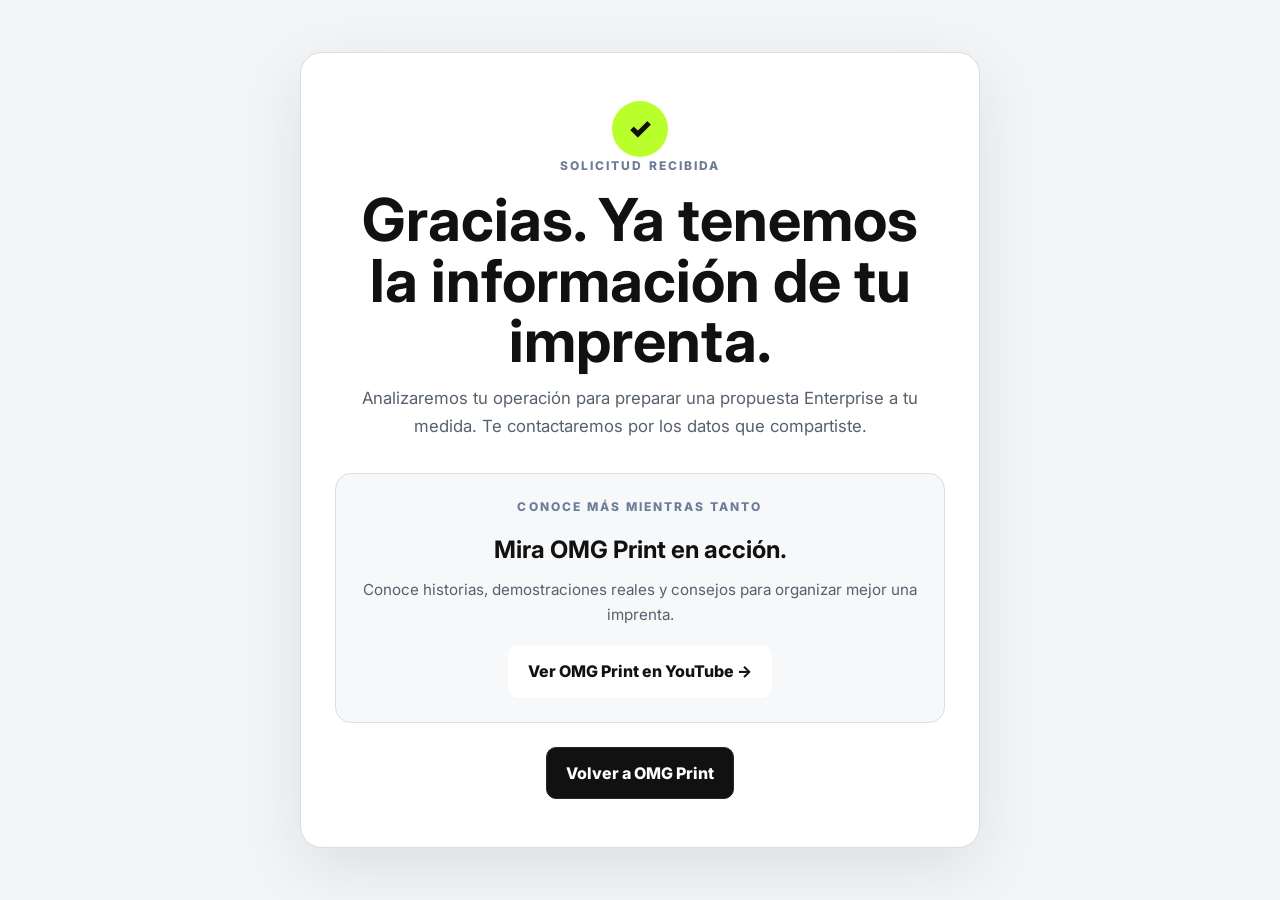
<file: enterprise-gracias.html>
<!doctype html>
<html lang="es">
<head>
  <meta charset="utf-8">
  <meta name="viewport" content="width=device-width,initial-scale=1">
  <meta name="theme-color" content="#0b0c0e">
  <title>Solicitud recibida — OMG Print</title>
  <link rel="icon" href="favicon.svg" type="image/svg+xml">
  <link rel="preconnect" href="https://fonts.googleapis.com">
  <link rel="preconnect" href="https://fonts.gstatic.com" crossorigin>
  <link href="https://fonts.googleapis.com/css2?family=Inter:wght@500;700;800&family=Space+Grotesk:wght@600;700&display=swap" rel="stylesheet">
  <link rel="stylesheet" href="styles.css">
</head>
<body class="enterprise-thanks">
  <main class="thanks-wrap">
    <div class="thanks-card">
      <div class="success-check">✓</div>
      <div class="kicker darkk">SOLICITUD RECIBIDA</div>
      <h1>Gracias. Ya tenemos la información de tu imprenta.</h1>
      <p>Analizaremos tu operación para preparar una propuesta Enterprise a tu medida. Te contactaremos por los datos que compartiste.</p>
      <section class="thanks-learn" aria-label="Conoce más sobre OMG Print">
        <div class="kicker darkk">CONOCE MÁS MIENTRAS TANTO</div>
        <h2>Mira OMG Print en acción.</h2>
        <p>Conoce historias, demostraciones reales y consejos para organizar mejor una imprenta.</p>
        <a class="btn light" href="https://www.youtube.com/@OmaigadMx" target="_blank" rel="noopener">Ver OMG Print en YouTube →</a>
      </section>
      <a class="btn darkbtn" href="https://print.omaigad.com.mx/">Volver a OMG Print</a>
    </div>
  </main>
</body>
</html>
</file>
<file: styles.css>
:root{--black:#0b0c0e;--paper:#f2f4f7;--white:#fff;--text:#111318;--muted:#69707a;--line:#d9dde3;--green:#63be4b;--red:#ef4053;--yellow:#ffca36;--cyan:#12add4;--mag:#9f3e8f;--max:1180px}
.checkout-summary{width:min(540px,calc(100% - 32px));max-height:85vh;overflow:auto;border:1px solid var(--line);border-top:5px solid #b9ff2c;border-radius:18px;padding:28px;color:var(--text);background:#fff;box-sizing:border-box}
.checkout-summary::backdrop{background:#080b0ecc}
.checkout-summary h2{font-family:'Space Grotesk',sans-serif;margin:8px 0 24px}
.checkout-summary dl>div{display:flex;justify-content:space-between;gap:16px;padding:12px 0;border-bottom:1px solid var(--line)}
.checkout-summary dl>div[hidden]{display:none}
.checkout-summary dd{margin:0;white-space:nowrap;font-weight:800}
.checkout-summary .checkout-total{font-weight:800}
.checkout-summary p{font-size:.85rem;color:var(--muted)}
.checkout-summary .checkout-error{color:#b42318;min-height:0}
.checkout-summary .actions{justify-content:flex-end}
.setup-recovery{display:flex;align-items:center;gap:24px;padding:24px;margin-top:24px;background:#fff;border:1px solid var(--line);border-radius:15px;scroll-margin-top:100px}
.setup-recovery h3{font:700 1.35rem 'Space Grotesk';margin:6px 0}
.setup-recovery p{font-size:.86rem;margin:8px 0;color:var(--muted)}
.setup-recovery .setup-recovery-caution{color:var(--text)}
.setup-recovery-actions{display:grid;gap:12px;flex-shrink:0;text-align:center}
.setup-recovery-link{text-decoration:underline;text-underline-offset:3px;font-weight:600}
.setup-recovery-actions .setup-recovery-link{font-size:.82rem}
.setup-recovery button:disabled{cursor:wait;opacity:.68}
@media(max-width:760px){.setup-recovery{display:block;padding:20px}.setup-recovery-actions{margin-top:18px}.setup-recovery-actions .btn{white-space:normal}}
*{box-sizing:border-box}
html{scroll-behavior:smooth}
body{margin:0;font-family:Inter,system-ui,sans-serif;background:var(--paper);color:var(--text);line-height:1.55}
a{text-decoration:none;color:inherit}
.wrap{width:min(var(--max),calc(100% - 40px));margin:auto}
.stripe{height:3px;display:grid;grid-template-columns:1fr 1fr 1.2fr 1.5fr 1fr}
.stripe i:nth-child(1),.accent span:nth-child(1){background:var(--green)}
.stripe i:nth-child(2){background:var(--red)}
.stripe i:nth-child(3){background:var(--yellow)}
.stripe i:nth-child(4){background:var(--cyan)}
.stripe i:nth-child(5){background:var(--mag)}
header{position:sticky;top:0;z-index:30;background:rgba(11,12,14,.97);color:white;border-bottom:1px solid #23262b}
.nav{width:min(1440px,calc(100% - 28px));height:76px;margin:auto;display:flex;align-items:center;gap:26px}
.brand{display:flex;align-items:center;gap:10px}
.brand b{font:italic 700 1.45rem 'Space Grotesk';letter-spacing:-.1em}
.brand span{height:24px;width:1px;background:#34383d}
.brand strong{font-size:.78rem;letter-spacing:.18em}
.brand em{font-style:normal;font-size:.65rem;color:var(--yellow);border:1px solid #444;border-radius:6px;padding:4px 6px}
.nav nav{display:flex;gap:24px;margin-left:auto;color:#adb2ba;font-size:.88rem}
.btn{display:inline-flex;align-items:center;justify-content:center;border-radius:10px;padding:13px 19px;font-weight:800;border:1px solid transparent;cursor:pointer}
.small{font-size:.8rem;padding:9px 13px}
.light{background:#fff;color:#111}
.darkbtn{background:#111;color:#fff;border-color:#24272c}
.full{width:100%}
.hero{position:relative;overflow:hidden;background:var(--black);color:white;padding:90px 0 82px;border-radius:0 0 28px 28px}
.accent{position:absolute;left:0;right:0;top:0;height:7px;background:linear-gradient(90deg,var(--green) 0 18%,var(--red) 18% 40%,var(--yellow) 40% 58%,var(--cyan) 58% 78%,var(--mag) 78%)}
.orbit{position:absolute;right:-80px;top:55px;width:360px;height:360px;border-radius:50%;opacity:.38;background:repeating-radial-gradient(circle,var(--cyan) 0 2px,transparent 2px 11px)}
.hero-grid,.split{display:grid;grid-template-columns:1fr 1fr;gap:52px;align-items:center;position:relative}
.kicker{font-size:.75rem;font-weight:800;letter-spacing:.17em;color:#99aaca;margin-bottom:15px}
.darkk{color:#6d7d99}
.hero h1,.section h2,.success h2{font-family:'Space Grotesk';letter-spacing:-.045em;line-height:1.02;margin:0}
.hero h1{font-size:clamp(3rem,5.8vw,5.7rem)}
.hero h1 span{color:#c2c5ca}
.hero p{color:#bec3ca;font-size:1.12rem;max-width:700px}
.actions{display:flex;gap:10px;flex-wrap:wrap;margin-top:23px}
.trust{margin-top:20px;color:#949aa3;font-size:.82rem}
.section{padding:84px 0}
.white{background:white}
.soft{background:var(--paper)}
.black{background:var(--black);color:white}
.center{text-align:center}
.section h2{font-size:clamp(2.2rem,4vw,4rem);max-width:900px}
.center h2,.center .sub{margin-left:auto;margin-right:auto}
.sub{color:var(--muted);font-size:1.1rem;max-width:760px}
.lightmuted{color:#aab0b8}
.pain{display:grid;grid-template-columns:repeat(4,1fr);gap:14px;margin-top:34px;text-align:left}
.pain article,.card,.testimonials article{border:1px solid var(--line);background:white;border-radius:15px;padding:22px}
.pain b,.testimonials b{display:grid;place-items:center;width:32px;height:32px;border-radius:50%;background:#111;color:white;font-size:.7rem}
.pain p{color:#555c65}
.ba{display:grid;grid-template-columns:1fr auto 1fr;gap:18px;align-items:center;margin-top:30px}
.arrow{font-size:2rem}
.good{border-top:4px solid var(--green)}
.chips{display:flex;gap:7px;flex-wrap:wrap;margin-top:16px}
.chips span{padding:7px 10px;background:#f3f4f5;border:1px solid #ddd;border-radius:7px;font-size:.82rem}
.good .chips span{background:#eef8ec;border-color:#cadfc6}
.video{position:relative;aspect-ratio:16/9;background:#000;border-radius:18px;overflow:hidden;border:1px solid #d8dbe0;box-shadow:0 18px 50px #1112}
.video iframe{position:absolute;inset:0;width:100%;height:100%;border:0}
.checks{list-style:none;padding:0}
.checks li{margin:10px 0}
.checks li:before{content:"✓";display:inline-grid;place-items:center;width:22px;height:22px;border-radius:50%;background:var(--green);color:white;font-size:.7rem;margin-right:9px}
.flows,.road{display:grid;grid-template-columns:1fr 1fr;gap:16px;margin-top:28px}
.flows .card{display:flex;flex-direction:column;gap:10px}
.flows small{font-size:.72rem;letter-spacing:.12em;color:#777}
.cyan{border-left:5px solid var(--cyan)}
.yellow{border-top:4px solid var(--yellow)}
.tablewrap{overflow:auto;margin-top:28px;border:1px solid var(--line);border-radius:15px}
table{border-collapse:collapse;width:100%;min-width:760px}
th,td{padding:16px;border-bottom:1px solid #e5e7ea;text-align:center}
th:first-child,td:first-child{text-align:left}
th{font-size:.78rem;background:#f7f8f9;color:#666}
.yes{color:var(--green);font-weight:900}
.road ul{columns:2}
.testimonials{display:grid;grid-template-columns:repeat(3,1fr);gap:15px;margin-top:28px}
.testimonials span{font-size:.78rem;color:var(--muted)}
.offer{position:relative}
.slots{color:#d6d8dc}
.price{background:white;color:#111;border-radius:16px;padding:30px}
.price small{font-size:.72rem;letter-spacing:.12em;color:#777;display:block}
.price b{font:700 3rem 'Space Grotesk';display:block;margin:3px 0 16px}
.price em{font:normal .85rem Inter;color:#777}
.faq{max-width:900px}
.faq h2{margin-bottom:22px}
.faq details{border-top:1px solid var(--line);padding:18px 0}
.faq summary{font-weight:800;cursor:pointer}
.faq details p{color:var(--muted)}
.launch-cta{display:grid;grid-template-columns:1fr .72fr;gap:48px;align-items:center}
.launch-card{background:#fff;border:1px solid var(--line);border-top:5px solid #b9ff2c;border-radius:17px;padding:28px;box-shadow:0 18px 50px #1111}
.launch-card small{font-size:.7rem;letter-spacing:.13em;color:#6d7d99;font-weight:800}
.launch-card h3{font:700 2rem "Space Grotesk";line-height:1.05;margin:10px 0}
.launch-card p{color:var(--muted)}
.urgency{margin-top:22px;background:white;border-left:4px solid var(--red);padding:16px}
.urgency span{display:block;color:var(--muted);font-size:.84rem}
footer{background:#0b0c0e;color:#aab0b8;padding:26px 0}
.foot{display:flex;align-items:center;justify-content:space-between;gap:14px;flex-wrap:wrap;font-size:.8rem}
@media(max-width:920px){.nav nav{display:none}
.hero-grid,.split,.launch-cta{grid-template-columns:1fr}
.pain{grid-template-columns:1fr 1fr}
}
@media(max-width:700px){
.section{padding:64px 0}
.ba,.flows,.road{grid-template-columns:1fr}
.arrow{transform:rotate(90deg);text-align:center}
.testimonials{grid-template-columns:1fr}
.road ul{columns:1}
}
@media(max-width:500px){.wrap{width:calc(100% - 24px)}
.pain{grid-template-columns:1fr}
.hero h1{font-size:3.1rem}
.brand em{display:none}
.nav .small{font-size:.7rem;padding:8px 9px}
}

.plans-section{scroll-margin-top:74px}.plans-heading{display:grid;grid-template-columns:1fr .72fr;gap:40px;align-items:end;margin-bottom:30px}.setup-summary{background:#0f1318;color:white;border:1px solid #2b3138;border-top:5px solid #b9ff2c;border-radius:17px;padding:24px}.setup-summary small,.custom-plan small{font-size:.68rem;font-weight:800;letter-spacing:.12em;color:#9eabb9}.setup-summary div{display:flex;align-items:baseline;gap:10px;flex-wrap:wrap;margin-top:8px}.setup-summary s{color:#8d98a5}.setup-summary strong{font:700 2.2rem 'Space Grotesk';color:#b9ff2c}.setup-summary span{font-size:.76rem;color:#b3bdc8}.setup-summary p{margin:8px 0 0;color:#b3bdc8;font-size:.84rem}.plans-grid{display:grid;grid-template-columns:repeat(2,minmax(0,1fr));gap:18px}.plan-card{position:relative;background:#fff;border:1px solid var(--line);border-radius:18px;padding:26px;box-shadow:0 14px 35px #1111;display:flex;flex-direction:column}.plan-card.featured{border:2px solid #111}.plan-badge{position:absolute;right:20px;top:-12px;border-radius:99px;background:#b9ff2c;color:#0b0c0e;padding:6px 10px;font-size:.64rem;font-weight:900;letter-spacing:.09em}.plan-top{display:flex;justify-content:space-between;gap:16px;align-items:start}.plan-top h3{font:700 1.55rem 'Space Grotesk';margin:0}.plan-top p{margin:3px 0;color:var(--muted);font-size:.84rem}.plan-top em{font-style:normal;background:#111;color:white;padding:6px 9px;border-radius:7px;font-size:.72rem;font-weight:800}.plan-price{display:flex;align-items:baseline;gap:10px;flex-wrap:wrap;margin:20px 0 14px}.plan-price s{color:#8d949e}.plan-price strong{font:700 2.65rem 'Space Grotesk'}.plan-price span{font-size:.72rem;color:var(--muted)}.plan-total{display:grid;grid-template-columns:1fr auto;background:#f3f5f7;border-radius:11px;padding:14px;margin-bottom:12px}.plan-total span{font-size:.75rem;color:var(--muted)}.plan-total s{font-size:.8rem;color:#8d949e}.plan-total b{grid-column:1/-1;margin-top:2px;font:700 1.25rem 'Space Grotesk'}.plan-note{min-height:48px;color:var(--muted);font-size:.82rem}.plan-card ul{list-style:none;padding:0;margin:5px 0 20px}.plan-card li{margin:9px 0;font-size:.86rem}.plan-card li:before{content:"✓";color:var(--green);font-weight:900;margin-right:8px}.plan-button{margin-top:auto;width:100%;background:#111;color:white}.plan-button:hover{background:#272b30}.plan-button:disabled{cursor:wait;opacity:.68}.checkout-error{min-height:24px;text-align:center;color:#b42318;font-weight:700}.custom-plan{display:flex;align-items:center;justify-content:space-between;gap:20px;background:#fff;border:1px solid var(--line);border-radius:15px;margin-top:18px;padding:22px 24px}.custom-plan h3{font:700 1.35rem 'Space Grotesk';margin:5px 0 0}.secure-note{text-align:center;color:var(--muted);font-size:.78rem;margin:18px 0 0}

@media(max-width:920px){.plans-heading{grid-template-columns:1fr}}
@media(max-width:700px){.plans-grid{grid-template-columns:1fr}.custom-plan{align-items:stretch;flex-direction:column}.custom-plan .btn{width:100%}}
@media(max-width:500px){.plan-card{padding:22px 18px}.plan-price strong{font-size:2.25rem}}

body.enterprise-open{overflow:hidden}.enterprise-modal{position:fixed;inset:0;z-index:80;display:none;padding:20px;overflow:auto}.enterprise-modal.open{display:grid;place-items:center}.enterprise-backdrop{position:fixed;inset:0;background:#080b0ecc;backdrop-filter:blur(8px)}.enterprise-panel{position:relative;width:min(760px,100%);margin:auto;background:#fff;border-radius:22px;box-shadow:0 30px 100px #0008;overflow:hidden;z-index:1}.enterprise-head{padding:30px 36px 20px;border-bottom:1px solid var(--line)}.enterprise-head h2{font-size:clamp(2rem,4vw,3.1rem)}.enterprise-head p{color:var(--muted);margin:10px 0 0}.enterprise-close{position:absolute;top:17px;right:18px;border:0;background:#f0f2f4;border-radius:50%;width:38px;height:38px;font-size:1.8rem;line-height:1;cursor:pointer}.enterprise-progress{display:grid;grid-template-columns:repeat(4,1fr);gap:7px;margin-top:24px}.enterprise-progress span{height:5px;border-radius:99px;background:#e1e5e9}.enterprise-progress span.active{background:#111}.enterprise-panel form{padding:28px 36px 34px}.enterprise-step{border:0;padding:0;margin:0;display:none}.enterprise-step.active{display:block}.enterprise-step legend{font:700 1.18rem 'Space Grotesk';margin:0 0 18px}.enterprise-grid{display:grid;grid-template-columns:1fr 1fr;gap:16px}.enterprise-grid label,.block-label{display:grid;gap:7px;font-size:.8rem;font-weight:800;color:#252a30}.enterprise-grid .wide{grid-column:1/-1}.enterprise-panel input:not([type=checkbox]),.enterprise-panel select,.enterprise-panel textarea{width:100%;border:1px solid #cfd5dc;border-radius:9px;background:#fff;padding:12px 13px;color:#111;font:inherit;font-size:.95rem}.enterprise-panel input:focus,.enterprise-panel select:focus,.enterprise-panel textarea:focus{outline:3px solid #b9ff2c88;border-color:#111}.phone-input{display:grid;grid-template-columns:82px 1fr;gap:8px}.field-help{margin:-8px 0 15px;color:var(--muted);font-size:.85rem}.choice-grid{display:grid;grid-template-columns:1fr 1fr;gap:9px;margin:0 0 18px}.choice-grid label{border:1px solid var(--line);border-radius:10px;padding:11px;display:flex;gap:8px;align-items:center;font-size:.83rem;font-weight:700;cursor:pointer}.choice-grid label:has(input:checked){background:#f1ffe1;border-color:#8fd824}.block-label{margin-top:16px}.optional{font-weight:500;color:var(--muted)}.consent{display:flex;align-items:flex-start;gap:9px;margin:16px 0;color:#4f5965;font-size:.78rem;line-height:1.45;font-weight:500}.consent input{margin-top:3px;accent-color:#111}.consent a{text-decoration:underline}.enterprise-actions{display:flex;justify-content:space-between;gap:10px;margin-top:28px}.enterprise-actions #enterpriseSubmit{display:none}.enterprise-actions.final #enterpriseNext{display:none}.enterprise-actions.final #enterpriseSubmit{display:inline-flex}.ghost{background:#fff;border-color:#ccd2d8;color:#111}.form-error{min-height:20px;margin:13px 0 0;color:#b42318;font-size:.84rem;font-weight:700}.enterprise-success{padding:42px 36px;text-align:center}.enterprise-success h2{font-size:2.4rem}.enterprise-success p{color:var(--muted);max-width:520px;margin:12px auto 24px}.success-check{display:grid;place-items:center;margin:auto;width:56px;height:56px;border-radius:50%;background:#b9ff2c;color:#111;font-size:1.7rem;font-weight:900}@media(max-width:600px){.enterprise-modal{padding:0}.enterprise-panel{min-height:100vh;border-radius:0}.enterprise-head,.enterprise-panel form,.enterprise-success{padding-left:20px;padding-right:20px}.enterprise-grid,.choice-grid{grid-template-columns:1fr}.enterprise-grid .wide{grid-column:auto}.enterprise-actions{flex-wrap:wrap}.enterprise-actions .btn:last-child{margin-left:auto}.enterprise-head{padding-top:70px}}

.enterprise-panel .custom-field{display:none!important}.enterprise-panel .custom-field.visible{display:grid!important}
.enterprise-thanks{min-height:100vh;background:#f3f5f7;color:#111;display:grid;place-items:center;padding:24px}.thanks-wrap{width:min(680px,100%)}.thanks-card{background:#fff;border:1px solid #d9dee4;border-radius:22px;padding:48px 34px;text-align:center;box-shadow:0 20px 65px #1b26321a}.thanks-card h1{font-size:clamp(2rem,5vw,3.7rem);line-height:1.02;margin:14px 0}.thanks-card p{color:#56616d;font-size:1.05rem;line-height:1.65;max-width:560px;margin:0 auto 26px}
.thanks-learn{margin:32px 0 24px;padding:24px;border:1px solid #d9dee4;border-radius:16px;background:#f6f8fa}.thanks-learn h2{font-size:1.5rem;margin:8px 0}.thanks-learn p{font-size:.95rem;margin-bottom:18px}

.hero{padding:70px 0 62px}
.hero-grid{grid-template-columns:minmax(0,1fr);gap:38px}
.hero-copy{max-width:1050px}
.hero h1{font-family:'Space Grotesk',Inter,system-ui,sans-serif;font-size:clamp(3rem,5.8vw,5.2rem);max-width:1040px;text-wrap:balance}
.hero p{max-width:850px}
.screens{min-width:0;border:1px solid #383d44;border-radius:18px;background:#15191e;overflow:hidden;box-shadow:0 28px 80px #0005}
.screens-top{display:flex;justify-content:space-between;align-items:center;flex-wrap:wrap;gap:8px;padding:14px 20px;border-bottom:1px solid #383d44;font-size:.9rem;font-weight:700}
.screen-demo-label{font-size:.75rem;color:#c4ced9;font-weight:500}
.screen-viewport{touch-action:pan-y pinch-zoom}
.screen-slide{margin:0}
.screen-slide[hidden]{display:none}
.screen-image{aspect-ratio:8/5;background:#eef0f3;overflow:hidden}
.screen-image img{display:block;width:100%;height:100%;object-fit:contain}
.screen-slide figcaption{display:flex;align-items:center;gap:24px;padding:22px 24px}
.screen-slide h2{font:700 clamp(1.15rem,2.1vw,1.65rem) 'Space Grotesk',system-ui,sans-serif;margin:0;line-height:1.2;letter-spacing:-.025em}
.hero .screen-slide p{font-size:.92rem;color:#c6cdd5;line-height:1.55;margin:8px 0 0;max-width:800px}
.screen-zoom{font:700 .8rem Inter,system-ui,sans-serif;color:white;background:#242b33;border:1px solid #586370;border-radius:9px;min-height:44px;padding:10px 14px;white-space:nowrap;margin-left:auto;cursor:pointer}
.screen-controls{display:flex;align-items:center;justify-content:space-between;gap:12px;padding:0 20px 12px}
.screen-options{display:flex;justify-content:center;flex-wrap:wrap;gap:8px}
.screen-options button,.screen-arrow{display:inline-flex;justify-content:center;align-items:center;min-height:44px;min-width:44px;border-radius:9px;border:1px solid #4c5662;background:#20272f;color:#dbe1e8;cursor:pointer;font:600 .8rem Inter,system-ui,sans-serif;padding:10px 13px}
.screen-options button[aria-pressed="true"]{background:#fff;color:#111318;border-color:white}
.screen-options button:hover,.screen-zoom:hover,.screen-arrow:hover{border-color:#12add4}
.screen-arrow{font-size:1.2rem;flex-shrink:0;padding:8px}
.hero .screen-status{margin:0 20px 10px;font-size:.78rem;text-align:center;color:#dbe1e8;max-width:none}
.hero .screens-note{font-size:.75rem;line-height:1.5;text-align:center;max-width:none;color:#b7c1cd;padding:0 18px 18px;margin:0}
.screens :focus-visible,.screen-dialog :focus-visible{outline:3px solid #30c8ef;outline-offset:4px}
.screen-viewport:focus-visible{outline-offset:-4px}
.screen-dialog{width:min(1500px,calc(100% - 24px));max-height:92vh;border:1px solid #586370;border-radius:14px;background:#15191e;color:#fff;padding:18px;box-sizing:border-box}
.screen-dialog::backdrop{background:#080b0eee}
.screen-dialog-head{display:flex;align-items:center;justify-content:space-between;gap:18px}
.screen-dialog h2{font:700 1.25rem 'Space Grotesk',system-ui,sans-serif;margin:0}
.screen-dialog p{font-size:.85rem;color:#c6cdd5;margin:10px 0 16px}
.screen-dialog-image{max-height:72vh;overflow:auto;border-radius:8px;background:#eef0f3}
.screen-dialog-image img{display:block;width:1600px;max-width:none;height:auto}
@media(max-width:700px){.hero{padding:48px 0}.hero-grid{gap:28px}.screen-slide figcaption{padding:18px;gap:12px;align-items:flex-start}.screen-controls{padding:0 12px 12px;gap:8px}.screen-options{gap:8px}.screen-options button{font-size:.73rem;padding:9px 10px}.screens-top{padding:12px 16px}.screen-demo-label{font-size:.7rem}.screen-dialog{padding:12px}}
@media(max-width:500px){.hero h1{font-size:2.75rem}.hero .hero-copy>p{font-size:1rem}.screen-slide figcaption{flex-direction:column}.screen-zoom{margin-left:0}.screen-controls{flex-wrap:wrap;justify-content:center}.screen-options{order:-1;flex-basis:100%}.screen-image{aspect-ratio:8/5}.hero .screens-note{font-size:.72rem}}
@media(prefers-reduced-motion:reduce){html{scroll-behavior:auto}}
</file>
